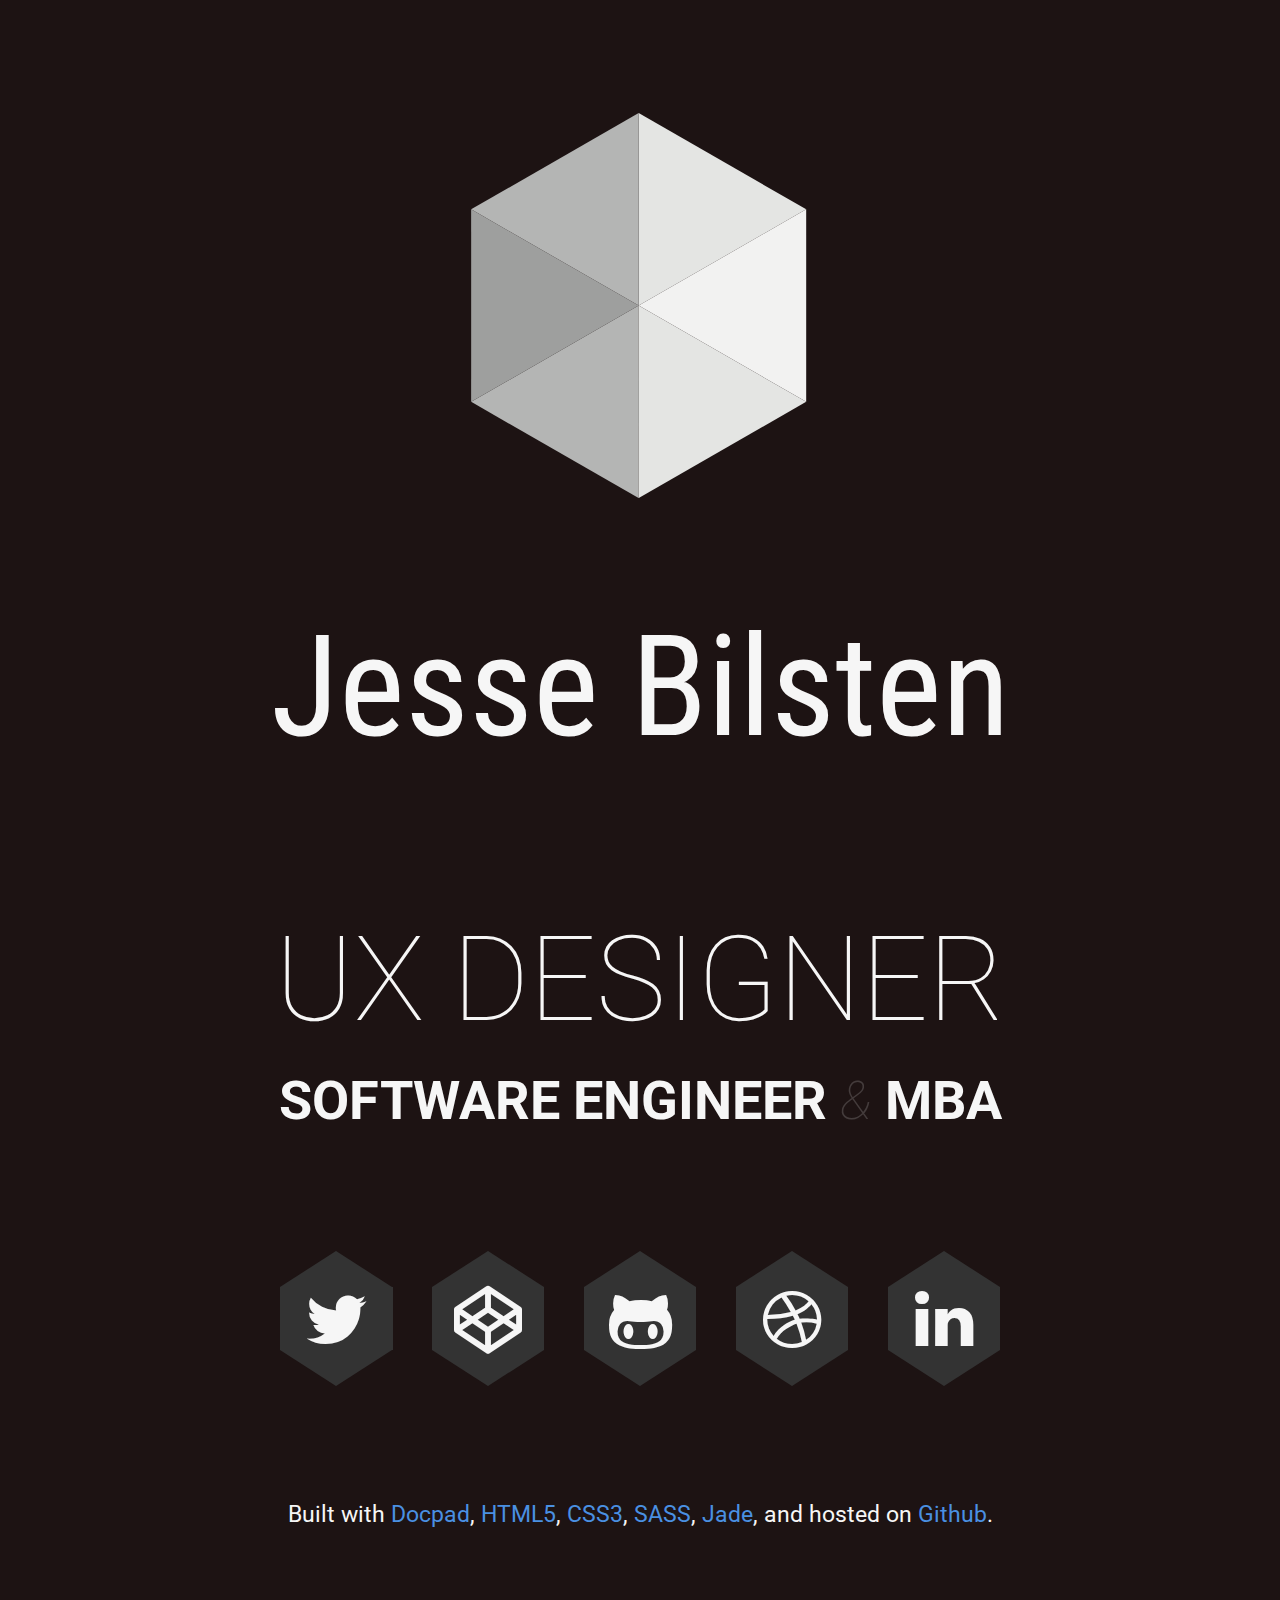
<file: index.html>
<!DOCTYPE html><head><meta charset="utf-8"><meta http-equiv="content-type" content="text/html; charset=utf-8"><meta http-equiv="X-UA-Compatible" content="IE=edge,chrome=1"><meta name="viewport" content="width=device-width"><title>Jesse Bilsten: Deus Ex Machina Designer</title><meta name="description" content="Test"><meta name="keywords" content="Test"><meta name="author" content=""><meta name="generator" content="DocPad v6.73.5" /><link rel="apple-touch-icon" sizes="57x57" href="ico/apple-touch-icon-57x57.png"><link rel="apple-touch-icon" sizes="114x114" href="ico/apple-touch-icon-114x114.png"><link rel="apple-touch-icon" sizes="72x72" href="ico/apple-touch-icon-72x72.png"><link rel="apple-touch-icon" sizes="144x144" href="ico/apple-touch-icon-144x144.png"><link rel="apple-touch-icon" sizes="60x60" href="ico/apple-touch-icon-60x60.png"><link rel="apple-touch-icon" sizes="120x120" href="ico/apple-touch-icon-120x120.png"><link rel="apple-touch-icon" sizes="76x76" href="ico/apple-touch-icon-76x76.png"><link rel="apple-touch-icon" sizes="152x152" href="ico/apple-touch-icon-152x152.png"><link rel="apple-touch-icon" sizes="180x180" href="ico/apple-touch-icon-180x180.png"><link rel="icon" type="image/png" href="ico/favicon-192x192.png" sizes="192x192"><link rel="icon" type="image/png" href="ico/favicon-160x160.png" sizes="160x160"><link rel="icon" type="image/png" href="ico/favicon-96x96.png" sizes="96x96"><link rel="icon" type="image/png" href="ico/favicon-16x16.png" sizes="16x16"><link rel="icon" type="image/png" href="ico/favicon-32x32.png" sizes="32x32"><meta name="msapplication-TileColor" content="#2d89ef"><meta name="msapplication-TileImage" content="ico/mstile-144x144.png"><!--if lt IE 9script(async src="http://html5shim.googlecode.com/svn/trunk/html5.js")
--><link  rel="stylesheet" href="/styles/style.css" /></head><body><!--if lt IE 9<p class="browsehappy">You are using an <strong>outdated browser</strong>. Please <a href="http://browsehappy.com/">upgrade your browser</a> to improve your experience.</p>
--><header><img src="images/logo.svg" class="logo"/><h1>Jesse Bilsten</h1></header><section><h2><span>UX Designer</span><span>Software Engineer <em>&amp;</em> MBA</span></h2></section><nav><ul><li><a href="//twitter.com/blitzten"><i class="fa fa-twitter"></i></a></li><li><a href="//codepen.io/JesseBilsten"><i class="fa fa-codepen"></i></a></li><li><a href="//github.com/JesseBilsten"><i class="fa fa-github-alt"></i></a></li><li><a href="//dribbble.com/jessebilsten"><i class="fa fa-dribbble"></i></a></li><li><a href="//linkedin.com/in/jessebilsten/en"><i class="fa fa-linkedin"></i></a></li></ul></nav><footer><p>Built with <a href="//docpad.org/">Docpad</a>, <a href="//www.w3.org/TR/html5/">HTML5</a>, <a href="//www.w3.org/TR/css3-ui/">CSS3</a>, <a href="//sass-lang.com/">SASS</a>, <a href="//jade-lang.com/">Jade</a>, and hosted on <a href="//github.com">Github</a>.</p>
</footer></body>
</file>
<file: styles/style.css>
@import url(http://fonts.googleapis.com/css?family=Roboto:400,100,100italic,700,700italic,400italic|Roboto+Condensed);
/*! normalize.css v3.0.1 | MIT License | git.io/normalize */
/**
 * 1. Set default font family to sans-serif.
 * 2. Prevent iOS text size adjust after orientation change, without disabling
 *    user zoom.
 */
html {
  font-family: sans-serif;
  /* 1 */
  -ms-text-size-adjust: 100%;
  /* 2 */
  -webkit-text-size-adjust: 100%;
  /* 2 */ }

/**
 * Remove default margin.
 */
body {
  margin: 0; }

/* HTML5 display definitions
   ========================================================================== */
/**
 * Correct `block` display not defined for any HTML5 element in IE 8/9.
 * Correct `block` display not defined for `details` or `summary` in IE 10/11 and Firefox.
 * Correct `block` display not defined for `main` in IE 11.
 */
article, aside, details, figcaption, figure, footer, header, hgroup, main, nav, section, summary {
  display: block; }

/**
 * 1. Correct `inline-block` display not defined in IE 8/9.
 * 2. Normalize vertical alignment of `progress` in Chrome, Firefox, and Opera.
 */
audio, canvas, progress, video {
  display: inline-block;
  /* 1 */
  vertical-align: baseline;
  /* 2 */ }

/**
 * Prevent modern browsers from displaying `audio` without controls.
 * Remove excess height in iOS 5 devices.
 */
audio:not([controls]) {
  display: none;
  height: 0; }

/**
 * Address `[hidden]` styling not present in IE 8/9/10.
 * Hide the `template` element in IE 8/9/11, Safari, and Firefox < 22.
 */
[hidden], template {
  display: none; }

/* Links
   ========================================================================== */
/**
 * Remove the gray background color from active links in IE 10.
 */
a {
  background: transparent; }

/**
 * Improve readability when focused and also mouse hovered in all browsers.
 */
a:active, a:hover {
  outline: 0; }

/* Text-level semantics
   ========================================================================== */
/**
 * Address styling not present in IE 8/9/10/11, Safari, and Chrome.
 */
abbr[title] {
  border-bottom: 1px dotted; }

/**
 * Address style set to `bolder` in Firefox 4+, Safari, and Chrome.
 */
b, strong {
  font-weight: bold; }

/**
 * Address styling not present in Safari and Chrome.
 */
dfn {
  font-style: italic; }

/**
 * Address variable `h1` font-size and margin within `section` and `article`
 * contexts in Firefox 4+, Safari, and Chrome.
 */
h1 {
  font-size: 2em;
  margin: 0.67em 0; }

/**
 * Address styling not present in IE 8/9.
 */
mark {
  background: #ff0;
  color: #000; }

/**
 * Address inconsistent and variable font size in all browsers.
 */
small {
  font-size: 80%; }

/**
 * Prevent `sub` and `sup` affecting `line-height` in all browsers.
 */
sub, sup {
  font-size: 75%;
  line-height: 0;
  position: relative;
  vertical-align: baseline; }

sup {
  top: -0.5em; }

sub {
  bottom: -0.25em; }

/* Embedded content
   ========================================================================== */
/**
 * Remove border when inside `a` element in IE 8/9/10.
 */
img {
  border: 0; }

/**
 * Correct overflow not hidden in IE 9/10/11.
 */
svg:not(:root) {
  overflow: hidden; }

/* Grouping content
   ========================================================================== */
/**
 * Address margin not present in IE 8/9 and Safari.
 */
figure {
  margin: 1em 40px; }

/**
 * Address differences between Firefox and other browsers.
 */
hr {
  -moz-box-sizing: content-box;
  box-sizing: content-box;
  height: 0; }

/**
 * Contain overflow in all browsers.
 */
pre {
  overflow: auto; }

/**
 * Address odd `em`-unit font size rendering in all browsers.
 */
code, kbd, pre, samp {
  font-family: monospace, monospace;
  font-size: 1em; }

/* Forms
   ========================================================================== */
/**
 * Known limitation: by default, Chrome and Safari on OS X allow very limited
 * styling of `select`, unless a `border` property is set.
 */
/**
 * 1. Correct color not being inherited.
 *    Known issue: affects color of disabled elements.
 * 2. Correct font properties not being inherited.
 * 3. Address margins set differently in Firefox 4+, Safari, and Chrome.
 */
button, input, optgroup, select, textarea {
  color: inherit;
  /* 1 */
  font: inherit;
  /* 2 */
  margin: 0;
  /* 3 */ }

/**
 * Address `overflow` set to `hidden` in IE 8/9/10/11.
 */
button {
  overflow: visible; }

/**
 * Address inconsistent `text-transform` inheritance for `button` and `select`.
 * All other form control elements do not inherit `text-transform` values.
 * Correct `button` style inheritance in Firefox, IE 8/9/10/11, and Opera.
 * Correct `select` style inheritance in Firefox.
 */
button, select {
  text-transform: none; }

/**
 * 1. Avoid the WebKit bug in Android 4.0.* where (2) destroys native `audio`
 *    and `video` controls.
 * 2. Correct inability to style clickable `input` types in iOS.
 * 3. Improve usability and consistency of cursor style between image-type
 *    `input` and others.
 */
button, html input[type="button"], input[type="reset"], input[type="submit"] {
  -webkit-appearance: button;
  /* 2 */
  cursor: pointer;
  /* 3 */ }

/**
 * Re-set default cursor for disabled elements.
 */
button[disabled], html input[disabled] {
  cursor: default; }

/**
 * Remove inner padding and border in Firefox 4+.
 */
button::-moz-focus-inner, input::-moz-focus-inner {
  border: 0;
  padding: 0; }

/**
 * Address Firefox 4+ setting `line-height` on `input` using `!important` in
 * the UA stylesheet.
 */
input {
  line-height: normal; }

/**
 * It's recommended that you don't attempt to style these elements.
 * Firefox's implementation doesn't respect box-sizing, padding, or width.
 *
 * 1. Address box sizing set to `content-box` in IE 8/9/10.
 * 2. Remove excess padding in IE 8/9/10.
 */
input[type="checkbox"], input[type="radio"] {
  box-sizing: border-box;
  /* 1 */
  padding: 0;
  /* 2 */ }

/**
 * Fix the cursor style for Chrome's increment/decrement buttons. For certain
 * `font-size` values of the `input`, it causes the cursor style of the
 * decrement button to change from `default` to `text`.
 */
input[type="number"]::-webkit-inner-spin-button, input[type="number"]::-webkit-outer-spin-button {
  height: auto; }

/**
 * 1. Address `appearance` set to `searchfield` in Safari and Chrome.
 * 2. Address `box-sizing` set to `border-box` in Safari and Chrome
 *    (include `-moz` to future-proof).
 */
input[type="search"] {
  -webkit-appearance: textfield;
  /* 1 */
  -moz-box-sizing: content-box;
  -webkit-box-sizing: content-box;
  /* 2 */
  box-sizing: content-box; }

/**
 * Remove inner padding and search cancel button in Safari and Chrome on OS X.
 * Safari (but not Chrome) clips the cancel button when the search input has
 * padding (and `textfield` appearance).
 */
input[type="search"]::-webkit-search-cancel-button, input[type="search"]::-webkit-search-decoration {
  -webkit-appearance: none; }

/**
 * Define consistent border, margin, and padding.
 */
fieldset {
  border: 1px solid #c0c0c0;
  margin: 0 2px;
  padding: 0.35em 0.625em 0.75em; }

/**
 * 1. Correct `color` not being inherited in IE 8/9/10/11.
 * 2. Remove padding so people aren't caught out if they zero out fieldsets.
 */
legend {
  border: 0;
  /* 1 */
  padding: 0;
  /* 2 */ }

/**
 * Remove default vertical scrollbar in IE 8/9/10/11.
 */
textarea {
  overflow: auto; }

/**
 * Don't inherit the `font-weight` (applied by a rule above).
 * NOTE: the default cannot safely be changed in Chrome and Safari on OS X.
 */
optgroup {
  font-weight: bold; }

/* Tables
   ========================================================================== */
/**
 * Remove most spacing between table cells.
 */
table {
  border-collapse: collapse;
  border-spacing: 0; }

td, th {
  padding: 0; }

* {
  -webkit-box-sizing: border-box;
  -moz-box-sizing: border-box;
  box-sizing: border-box; }

::selection {
  background: #8A9B0F;
  text-shadow: none; }

a {
  color: #4A90E2;
  text-decoration: none;
  transition: color 0.1s linear; }
  a:active, a:focus, a:hover {
    color: #1f69c1; }
  a:active, a:focus {
    outline: none; }

/*!
 *  Font Awesome 4.1.0 by @davegandy - http://fontawesome.io - @fontawesome
 *  License - http://fontawesome.io/license (Font: SIL OFL 1.1, CSS: MIT License)
 */
/* FONT PATH
 * -------------------------- */
@font-face {
  font-family: 'FontAwesome';
  src: url('../fonts/fontawesome-webfont.eot?v=4.1.0');
  src: url('../fonts/fontawesome-webfont.eot?#iefix&v=4.1.0') format('embedded-opentype'), url('../fonts/fontawesome-webfont.woff?v=4.1.0') format('woff'), url('../fonts/fontawesome-webfont.ttf?v=4.1.0') format('truetype'), url('../fonts/fontawesome-webfont.svg?v=4.1.0#fontawesomeregular') format('svg');
  font-weight: normal;
  font-style: normal; }

.fa {
  display: inline-block;
  font-family: FontAwesome;
  font-style: normal;
  font-weight: normal;
  line-height: 1;
  -webkit-font-smoothing: antialiased;
  -moz-osx-font-smoothing: grayscale; }

/* makes the font 33% larger relative to the icon container */
.fa-lg {
  font-size: 1.33333em;
  line-height: 0.75em;
  vertical-align: -15%; }

.fa-2x {
  font-size: 2em; }

.fa-3x {
  font-size: 3em; }

.fa-4x {
  font-size: 4em; }

.fa-5x {
  font-size: 5em; }

.fa-fw {
  width: 1.28571em;
  text-align: center; }

.fa-ul {
  padding-left: 0;
  margin-left: 2.14286em;
  list-style-type: none; }
  .fa-ul > li {
    position: relative; }

.fa-li {
  position: absolute;
  left: -2.14286em;
  width: 2.14286em;
  top: 0.14286em;
  text-align: center; }
  .fa-li.fa-lg {
    left: -1.85714em; }

.fa-border {
  padding: 0.2em 0.25em 0.15em;
  border: solid 0.08em #eee;
  border-radius: 0.1em; }

.pull-right {
  float: right; }

.pull-left {
  float: left; }

.fa.pull-left {
  margin-right: 0.3em; }
.fa.pull-right {
  margin-left: 0.3em; }

.fa-spin {
  -webkit-animation: spin 2s infinite linear;
  -moz-animation: spin 2s infinite linear;
  -o-animation: spin 2s infinite linear;
  animation: spin 2s infinite linear; }

@-moz-keyframes spin {
  0% {
    -moz-transform: rotate(0deg); }

  100% {
    -moz-transform: rotate(359deg); } }

@-webkit-keyframes spin {
  0% {
    -webkit-transform: rotate(0deg); }

  100% {
    -webkit-transform: rotate(359deg); } }

@-o-keyframes spin {
  0% {
    -o-transform: rotate(0deg); }

  100% {
    -o-transform: rotate(359deg); } }

@keyframes spin {
  0% {
    -webkit-transform: rotate(0deg);
    transform: rotate(0deg); }

  100% {
    -webkit-transform: rotate(359deg);
    transform: rotate(359deg); } }

.fa-rotate-90 {
  filter: progid:DXImageTransform.Microsoft.BasicImage(rotation=1);
  -webkit-transform: rotate(90deg);
  -moz-transform: rotate(90deg);
  -ms-transform: rotate(90deg);
  -o-transform: rotate(90deg);
  transform: rotate(90deg); }

.fa-rotate-180 {
  filter: progid:DXImageTransform.Microsoft.BasicImage(rotation=2);
  -webkit-transform: rotate(180deg);
  -moz-transform: rotate(180deg);
  -ms-transform: rotate(180deg);
  -o-transform: rotate(180deg);
  transform: rotate(180deg); }

.fa-rotate-270 {
  filter: progid:DXImageTransform.Microsoft.BasicImage(rotation=3);
  -webkit-transform: rotate(270deg);
  -moz-transform: rotate(270deg);
  -ms-transform: rotate(270deg);
  -o-transform: rotate(270deg);
  transform: rotate(270deg); }

.fa-flip-horizontal {
  filter: progid:DXImageTransform.Microsoft.BasicImage(rotation=0);
  -webkit-transform: scale(-1, 1);
  -moz-transform: scale(-1, 1);
  -ms-transform: scale(-1, 1);
  -o-transform: scale(-1, 1);
  transform: scale(-1, 1); }

.fa-flip-vertical {
  filter: progid:DXImageTransform.Microsoft.BasicImage(rotation=2);
  -webkit-transform: scale(1, -1);
  -moz-transform: scale(1, -1);
  -ms-transform: scale(1, -1);
  -o-transform: scale(1, -1);
  transform: scale(1, -1); }

.fa-stack {
  position: relative;
  display: inline-block;
  width: 2em;
  height: 2em;
  line-height: 2em;
  vertical-align: middle; }

.fa-stack-1x, .fa-stack-2x {
  position: absolute;
  left: 0;
  width: 100%;
  text-align: center; }

.fa-stack-1x {
  line-height: inherit; }

.fa-stack-2x {
  font-size: 2em; }

.fa-inverse {
  color: #fff; }

/* Font Awesome uses the Unicode Private Use Area (PUA) to ensure screen
   readers do not read off random characters that represent icons */
.fa-glass:before {
  content: "\f000"; }

.fa-music:before {
  content: "\f001"; }

.fa-search:before {
  content: "\f002"; }

.fa-envelope-o:before {
  content: "\f003"; }

.fa-heart:before {
  content: "\f004"; }

.fa-star:before {
  content: "\f005"; }

.fa-star-o:before {
  content: "\f006"; }

.fa-user:before {
  content: "\f007"; }

.fa-film:before {
  content: "\f008"; }

.fa-th-large:before {
  content: "\f009"; }

.fa-th:before {
  content: "\f00a"; }

.fa-th-list:before {
  content: "\f00b"; }

.fa-check:before {
  content: "\f00c"; }

.fa-times:before {
  content: "\f00d"; }

.fa-search-plus:before {
  content: "\f00e"; }

.fa-search-minus:before {
  content: "\f010"; }

.fa-power-off:before {
  content: "\f011"; }

.fa-signal:before {
  content: "\f012"; }

.fa-gear:before, .fa-cog:before {
  content: "\f013"; }

.fa-trash-o:before {
  content: "\f014"; }

.fa-home:before {
  content: "\f015"; }

.fa-file-o:before {
  content: "\f016"; }

.fa-clock-o:before {
  content: "\f017"; }

.fa-road:before {
  content: "\f018"; }

.fa-download:before {
  content: "\f019"; }

.fa-arrow-circle-o-down:before {
  content: "\f01a"; }

.fa-arrow-circle-o-up:before {
  content: "\f01b"; }

.fa-inbox:before {
  content: "\f01c"; }

.fa-play-circle-o:before {
  content: "\f01d"; }

.fa-rotate-right:before, .fa-repeat:before {
  content: "\f01e"; }

.fa-refresh:before {
  content: "\f021"; }

.fa-list-alt:before {
  content: "\f022"; }

.fa-lock:before {
  content: "\f023"; }

.fa-flag:before {
  content: "\f024"; }

.fa-headphones:before {
  content: "\f025"; }

.fa-volume-off:before {
  content: "\f026"; }

.fa-volume-down:before {
  content: "\f027"; }

.fa-volume-up:before {
  content: "\f028"; }

.fa-qrcode:before {
  content: "\f029"; }

.fa-barcode:before {
  content: "\f02a"; }

.fa-tag:before {
  content: "\f02b"; }

.fa-tags:before {
  content: "\f02c"; }

.fa-book:before {
  content: "\f02d"; }

.fa-bookmark:before {
  content: "\f02e"; }

.fa-print:before {
  content: "\f02f"; }

.fa-camera:before {
  content: "\f030"; }

.fa-font:before {
  content: "\f031"; }

.fa-bold:before {
  content: "\f032"; }

.fa-italic:before {
  content: "\f033"; }

.fa-text-height:before {
  content: "\f034"; }

.fa-text-width:before {
  content: "\f035"; }

.fa-align-left:before {
  content: "\f036"; }

.fa-align-center:before {
  content: "\f037"; }

.fa-align-right:before {
  content: "\f038"; }

.fa-align-justify:before {
  content: "\f039"; }

.fa-list:before {
  content: "\f03a"; }

.fa-dedent:before, .fa-outdent:before {
  content: "\f03b"; }

.fa-indent:before {
  content: "\f03c"; }

.fa-video-camera:before {
  content: "\f03d"; }

.fa-photo:before, .fa-image:before, .fa-picture-o:before {
  content: "\f03e"; }

.fa-pencil:before {
  content: "\f040"; }

.fa-map-marker:before {
  content: "\f041"; }

.fa-adjust:before {
  content: "\f042"; }

.fa-tint:before {
  content: "\f043"; }

.fa-edit:before, .fa-pencil-square-o:before {
  content: "\f044"; }

.fa-share-square-o:before {
  content: "\f045"; }

.fa-check-square-o:before {
  content: "\f046"; }

.fa-arrows:before {
  content: "\f047"; }

.fa-step-backward:before {
  content: "\f048"; }

.fa-fast-backward:before {
  content: "\f049"; }

.fa-backward:before {
  content: "\f04a"; }

.fa-play:before {
  content: "\f04b"; }

.fa-pause:before {
  content: "\f04c"; }

.fa-stop:before {
  content: "\f04d"; }

.fa-forward:before {
  content: "\f04e"; }

.fa-fast-forward:before {
  content: "\f050"; }

.fa-step-forward:before {
  content: "\f051"; }

.fa-eject:before {
  content: "\f052"; }

.fa-chevron-left:before {
  content: "\f053"; }

.fa-chevron-right:before {
  content: "\f054"; }

.fa-plus-circle:before {
  content: "\f055"; }

.fa-minus-circle:before {
  content: "\f056"; }

.fa-times-circle:before {
  content: "\f057"; }

.fa-check-circle:before {
  content: "\f058"; }

.fa-question-circle:before {
  content: "\f059"; }

.fa-info-circle:before {
  content: "\f05a"; }

.fa-crosshairs:before {
  content: "\f05b"; }

.fa-times-circle-o:before {
  content: "\f05c"; }

.fa-check-circle-o:before {
  content: "\f05d"; }

.fa-ban:before {
  content: "\f05e"; }

.fa-arrow-left:before {
  content: "\f060"; }

.fa-arrow-right:before {
  content: "\f061"; }

.fa-arrow-up:before {
  content: "\f062"; }

.fa-arrow-down:before {
  content: "\f063"; }

.fa-mail-forward:before, .fa-share:before {
  content: "\f064"; }

.fa-expand:before {
  content: "\f065"; }

.fa-compress:before {
  content: "\f066"; }

.fa-plus:before {
  content: "\f067"; }

.fa-minus:before {
  content: "\f068"; }

.fa-asterisk:before {
  content: "\f069"; }

.fa-exclamation-circle:before {
  content: "\f06a"; }

.fa-gift:before {
  content: "\f06b"; }

.fa-leaf:before {
  content: "\f06c"; }

.fa-fire:before {
  content: "\f06d"; }

.fa-eye:before {
  content: "\f06e"; }

.fa-eye-slash:before {
  content: "\f070"; }

.fa-warning:before, .fa-exclamation-triangle:before {
  content: "\f071"; }

.fa-plane:before {
  content: "\f072"; }

.fa-calendar:before {
  content: "\f073"; }

.fa-random:before {
  content: "\f074"; }

.fa-comment:before {
  content: "\f075"; }

.fa-magnet:before {
  content: "\f076"; }

.fa-chevron-up:before {
  content: "\f077"; }

.fa-chevron-down:before {
  content: "\f078"; }

.fa-retweet:before {
  content: "\f079"; }

.fa-shopping-cart:before {
  content: "\f07a"; }

.fa-folder:before {
  content: "\f07b"; }

.fa-folder-open:before {
  content: "\f07c"; }

.fa-arrows-v:before {
  content: "\f07d"; }

.fa-arrows-h:before {
  content: "\f07e"; }

.fa-bar-chart-o:before {
  content: "\f080"; }

.fa-twitter-square:before {
  content: "\f081"; }

.fa-facebook-square:before {
  content: "\f082"; }

.fa-camera-retro:before {
  content: "\f083"; }

.fa-key:before {
  content: "\f084"; }

.fa-gears:before, .fa-cogs:before {
  content: "\f085"; }

.fa-comments:before {
  content: "\f086"; }

.fa-thumbs-o-up:before {
  content: "\f087"; }

.fa-thumbs-o-down:before {
  content: "\f088"; }

.fa-star-half:before {
  content: "\f089"; }

.fa-heart-o:before {
  content: "\f08a"; }

.fa-sign-out:before {
  content: "\f08b"; }

.fa-linkedin-square:before {
  content: "\f08c"; }

.fa-thumb-tack:before {
  content: "\f08d"; }

.fa-external-link:before {
  content: "\f08e"; }

.fa-sign-in:before {
  content: "\f090"; }

.fa-trophy:before {
  content: "\f091"; }

.fa-github-square:before {
  content: "\f092"; }

.fa-upload:before {
  content: "\f093"; }

.fa-lemon-o:before {
  content: "\f094"; }

.fa-phone:before {
  content: "\f095"; }

.fa-square-o:before {
  content: "\f096"; }

.fa-bookmark-o:before {
  content: "\f097"; }

.fa-phone-square:before {
  content: "\f098"; }

.fa-twitter:before {
  content: "\f099"; }

.fa-facebook:before {
  content: "\f09a"; }

.fa-github:before {
  content: "\f09b"; }

.fa-unlock:before {
  content: "\f09c"; }

.fa-credit-card:before {
  content: "\f09d"; }

.fa-rss:before {
  content: "\f09e"; }

.fa-hdd-o:before {
  content: "\f0a0"; }

.fa-bullhorn:before {
  content: "\f0a1"; }

.fa-bell:before {
  content: "\f0f3"; }

.fa-certificate:before {
  content: "\f0a3"; }

.fa-hand-o-right:before {
  content: "\f0a4"; }

.fa-hand-o-left:before {
  content: "\f0a5"; }

.fa-hand-o-up:before {
  content: "\f0a6"; }

.fa-hand-o-down:before {
  content: "\f0a7"; }

.fa-arrow-circle-left:before {
  content: "\f0a8"; }

.fa-arrow-circle-right:before {
  content: "\f0a9"; }

.fa-arrow-circle-up:before {
  content: "\f0aa"; }

.fa-arrow-circle-down:before {
  content: "\f0ab"; }

.fa-globe:before {
  content: "\f0ac"; }

.fa-wrench:before {
  content: "\f0ad"; }

.fa-tasks:before {
  content: "\f0ae"; }

.fa-filter:before {
  content: "\f0b0"; }

.fa-briefcase:before {
  content: "\f0b1"; }

.fa-arrows-alt:before {
  content: "\f0b2"; }

.fa-group:before, .fa-users:before {
  content: "\f0c0"; }

.fa-chain:before, .fa-link:before {
  content: "\f0c1"; }

.fa-cloud:before {
  content: "\f0c2"; }

.fa-flask:before {
  content: "\f0c3"; }

.fa-cut:before, .fa-scissors:before {
  content: "\f0c4"; }

.fa-copy:before, .fa-files-o:before {
  content: "\f0c5"; }

.fa-paperclip:before {
  content: "\f0c6"; }

.fa-save:before, .fa-floppy-o:before {
  content: "\f0c7"; }

.fa-square:before {
  content: "\f0c8"; }

.fa-navicon:before, .fa-reorder:before, .fa-bars:before {
  content: "\f0c9"; }

.fa-list-ul:before {
  content: "\f0ca"; }

.fa-list-ol:before {
  content: "\f0cb"; }

.fa-strikethrough:before {
  content: "\f0cc"; }

.fa-underline:before {
  content: "\f0cd"; }

.fa-table:before {
  content: "\f0ce"; }

.fa-magic:before {
  content: "\f0d0"; }

.fa-truck:before {
  content: "\f0d1"; }

.fa-pinterest:before {
  content: "\f0d2"; }

.fa-pinterest-square:before {
  content: "\f0d3"; }

.fa-google-plus-square:before {
  content: "\f0d4"; }

.fa-google-plus:before {
  content: "\f0d5"; }

.fa-money:before {
  content: "\f0d6"; }

.fa-caret-down:before {
  content: "\f0d7"; }

.fa-caret-up:before {
  content: "\f0d8"; }

.fa-caret-left:before {
  content: "\f0d9"; }

.fa-caret-right:before {
  content: "\f0da"; }

.fa-columns:before {
  content: "\f0db"; }

.fa-unsorted:before, .fa-sort:before {
  content: "\f0dc"; }

.fa-sort-down:before, .fa-sort-desc:before {
  content: "\f0dd"; }

.fa-sort-up:before, .fa-sort-asc:before {
  content: "\f0de"; }

.fa-envelope:before {
  content: "\f0e0"; }

.fa-linkedin:before {
  content: "\f0e1"; }

.fa-rotate-left:before, .fa-undo:before {
  content: "\f0e2"; }

.fa-legal:before, .fa-gavel:before {
  content: "\f0e3"; }

.fa-dashboard:before, .fa-tachometer:before {
  content: "\f0e4"; }

.fa-comment-o:before {
  content: "\f0e5"; }

.fa-comments-o:before {
  content: "\f0e6"; }

.fa-flash:before, .fa-bolt:before {
  content: "\f0e7"; }

.fa-sitemap:before {
  content: "\f0e8"; }

.fa-umbrella:before {
  content: "\f0e9"; }

.fa-paste:before, .fa-clipboard:before {
  content: "\f0ea"; }

.fa-lightbulb-o:before {
  content: "\f0eb"; }

.fa-exchange:before {
  content: "\f0ec"; }

.fa-cloud-download:before {
  content: "\f0ed"; }

.fa-cloud-upload:before {
  content: "\f0ee"; }

.fa-user-md:before {
  content: "\f0f0"; }

.fa-stethoscope:before {
  content: "\f0f1"; }

.fa-suitcase:before {
  content: "\f0f2"; }

.fa-bell-o:before {
  content: "\f0a2"; }

.fa-coffee:before {
  content: "\f0f4"; }

.fa-cutlery:before {
  content: "\f0f5"; }

.fa-file-text-o:before {
  content: "\f0f6"; }

.fa-building-o:before {
  content: "\f0f7"; }

.fa-hospital-o:before {
  content: "\f0f8"; }

.fa-ambulance:before {
  content: "\f0f9"; }

.fa-medkit:before {
  content: "\f0fa"; }

.fa-fighter-jet:before {
  content: "\f0fb"; }

.fa-beer:before {
  content: "\f0fc"; }

.fa-h-square:before {
  content: "\f0fd"; }

.fa-plus-square:before {
  content: "\f0fe"; }

.fa-angle-double-left:before {
  content: "\f100"; }

.fa-angle-double-right:before {
  content: "\f101"; }

.fa-angle-double-up:before {
  content: "\f102"; }

.fa-angle-double-down:before {
  content: "\f103"; }

.fa-angle-left:before {
  content: "\f104"; }

.fa-angle-right:before {
  content: "\f105"; }

.fa-angle-up:before {
  content: "\f106"; }

.fa-angle-down:before {
  content: "\f107"; }

.fa-desktop:before {
  content: "\f108"; }

.fa-laptop:before {
  content: "\f109"; }

.fa-tablet:before {
  content: "\f10a"; }

.fa-mobile-phone:before, .fa-mobile:before {
  content: "\f10b"; }

.fa-circle-o:before {
  content: "\f10c"; }

.fa-quote-left:before {
  content: "\f10d"; }

.fa-quote-right:before {
  content: "\f10e"; }

.fa-spinner:before {
  content: "\f110"; }

.fa-circle:before {
  content: "\f111"; }

.fa-mail-reply:before, .fa-reply:before {
  content: "\f112"; }

.fa-github-alt:before {
  content: "\f113"; }

.fa-folder-o:before {
  content: "\f114"; }

.fa-folder-open-o:before {
  content: "\f115"; }

.fa-smile-o:before {
  content: "\f118"; }

.fa-frown-o:before {
  content: "\f119"; }

.fa-meh-o:before {
  content: "\f11a"; }

.fa-gamepad:before {
  content: "\f11b"; }

.fa-keyboard-o:before {
  content: "\f11c"; }

.fa-flag-o:before {
  content: "\f11d"; }

.fa-flag-checkered:before {
  content: "\f11e"; }

.fa-terminal:before {
  content: "\f120"; }

.fa-code:before {
  content: "\f121"; }

.fa-mail-reply-all:before, .fa-reply-all:before {
  content: "\f122"; }

.fa-star-half-empty:before, .fa-star-half-full:before, .fa-star-half-o:before {
  content: "\f123"; }

.fa-location-arrow:before {
  content: "\f124"; }

.fa-crop:before {
  content: "\f125"; }

.fa-code-fork:before {
  content: "\f126"; }

.fa-unlink:before, .fa-chain-broken:before {
  content: "\f127"; }

.fa-question:before {
  content: "\f128"; }

.fa-info:before {
  content: "\f129"; }

.fa-exclamation:before {
  content: "\f12a"; }

.fa-superscript:before {
  content: "\f12b"; }

.fa-subscript:before {
  content: "\f12c"; }

.fa-eraser:before {
  content: "\f12d"; }

.fa-puzzle-piece:before {
  content: "\f12e"; }

.fa-microphone:before {
  content: "\f130"; }

.fa-microphone-slash:before {
  content: "\f131"; }

.fa-shield:before {
  content: "\f132"; }

.fa-calendar-o:before {
  content: "\f133"; }

.fa-fire-extinguisher:before {
  content: "\f134"; }

.fa-rocket:before {
  content: "\f135"; }

.fa-maxcdn:before {
  content: "\f136"; }

.fa-chevron-circle-left:before {
  content: "\f137"; }

.fa-chevron-circle-right:before {
  content: "\f138"; }

.fa-chevron-circle-up:before {
  content: "\f139"; }

.fa-chevron-circle-down:before {
  content: "\f13a"; }

.fa-html5:before {
  content: "\f13b"; }

.fa-css3:before {
  content: "\f13c"; }

.fa-anchor:before {
  content: "\f13d"; }

.fa-unlock-alt:before {
  content: "\f13e"; }

.fa-bullseye:before {
  content: "\f140"; }

.fa-ellipsis-h:before {
  content: "\f141"; }

.fa-ellipsis-v:before {
  content: "\f142"; }

.fa-rss-square:before {
  content: "\f143"; }

.fa-play-circle:before {
  content: "\f144"; }

.fa-ticket:before {
  content: "\f145"; }

.fa-minus-square:before {
  content: "\f146"; }

.fa-minus-square-o:before {
  content: "\f147"; }

.fa-level-up:before {
  content: "\f148"; }

.fa-level-down:before {
  content: "\f149"; }

.fa-check-square:before {
  content: "\f14a"; }

.fa-pencil-square:before {
  content: "\f14b"; }

.fa-external-link-square:before {
  content: "\f14c"; }

.fa-share-square:before {
  content: "\f14d"; }

.fa-compass:before {
  content: "\f14e"; }

.fa-toggle-down:before, .fa-caret-square-o-down:before {
  content: "\f150"; }

.fa-toggle-up:before, .fa-caret-square-o-up:before {
  content: "\f151"; }

.fa-toggle-right:before, .fa-caret-square-o-right:before {
  content: "\f152"; }

.fa-euro:before, .fa-eur:before {
  content: "\f153"; }

.fa-gbp:before {
  content: "\f154"; }

.fa-dollar:before, .fa-usd:before {
  content: "\f155"; }

.fa-rupee:before, .fa-inr:before {
  content: "\f156"; }

.fa-cny:before, .fa-rmb:before, .fa-yen:before, .fa-jpy:before {
  content: "\f157"; }

.fa-ruble:before, .fa-rouble:before, .fa-rub:before {
  content: "\f158"; }

.fa-won:before, .fa-krw:before {
  content: "\f159"; }

.fa-bitcoin:before, .fa-btc:before {
  content: "\f15a"; }

.fa-file:before {
  content: "\f15b"; }

.fa-file-text:before {
  content: "\f15c"; }

.fa-sort-alpha-asc:before {
  content: "\f15d"; }

.fa-sort-alpha-desc:before {
  content: "\f15e"; }

.fa-sort-amount-asc:before {
  content: "\f160"; }

.fa-sort-amount-desc:before {
  content: "\f161"; }

.fa-sort-numeric-asc:before {
  content: "\f162"; }

.fa-sort-numeric-desc:before {
  content: "\f163"; }

.fa-thumbs-up:before {
  content: "\f164"; }

.fa-thumbs-down:before {
  content: "\f165"; }

.fa-youtube-square:before {
  content: "\f166"; }

.fa-youtube:before {
  content: "\f167"; }

.fa-xing:before {
  content: "\f168"; }

.fa-xing-square:before {
  content: "\f169"; }

.fa-youtube-play:before {
  content: "\f16a"; }

.fa-dropbox:before {
  content: "\f16b"; }

.fa-stack-overflow:before {
  content: "\f16c"; }

.fa-instagram:before {
  content: "\f16d"; }

.fa-flickr:before {
  content: "\f16e"; }

.fa-adn:before {
  content: "\f170"; }

.fa-bitbucket:before {
  content: "\f171"; }

.fa-bitbucket-square:before {
  content: "\f172"; }

.fa-tumblr:before {
  content: "\f173"; }

.fa-tumblr-square:before {
  content: "\f174"; }

.fa-long-arrow-down:before {
  content: "\f175"; }

.fa-long-arrow-up:before {
  content: "\f176"; }

.fa-long-arrow-left:before {
  content: "\f177"; }

.fa-long-arrow-right:before {
  content: "\f178"; }

.fa-apple:before {
  content: "\f179"; }

.fa-windows:before {
  content: "\f17a"; }

.fa-android:before {
  content: "\f17b"; }

.fa-linux:before {
  content: "\f17c"; }

.fa-dribbble:before {
  content: "\f17d"; }

.fa-skype:before {
  content: "\f17e"; }

.fa-foursquare:before {
  content: "\f180"; }

.fa-trello:before {
  content: "\f181"; }

.fa-female:before {
  content: "\f182"; }

.fa-male:before {
  content: "\f183"; }

.fa-gittip:before {
  content: "\f184"; }

.fa-sun-o:before {
  content: "\f185"; }

.fa-moon-o:before {
  content: "\f186"; }

.fa-archive:before {
  content: "\f187"; }

.fa-bug:before {
  content: "\f188"; }

.fa-vk:before {
  content: "\f189"; }

.fa-weibo:before {
  content: "\f18a"; }

.fa-renren:before {
  content: "\f18b"; }

.fa-pagelines:before {
  content: "\f18c"; }

.fa-stack-exchange:before {
  content: "\f18d"; }

.fa-arrow-circle-o-right:before {
  content: "\f18e"; }

.fa-arrow-circle-o-left:before {
  content: "\f190"; }

.fa-toggle-left:before, .fa-caret-square-o-left:before {
  content: "\f191"; }

.fa-dot-circle-o:before {
  content: "\f192"; }

.fa-wheelchair:before {
  content: "\f193"; }

.fa-vimeo-square:before {
  content: "\f194"; }

.fa-turkish-lira:before, .fa-try:before {
  content: "\f195"; }

.fa-plus-square-o:before {
  content: "\f196"; }

.fa-space-shuttle:before {
  content: "\f197"; }

.fa-slack:before {
  content: "\f198"; }

.fa-envelope-square:before {
  content: "\f199"; }

.fa-wordpress:before {
  content: "\f19a"; }

.fa-openid:before {
  content: "\f19b"; }

.fa-institution:before, .fa-bank:before, .fa-university:before {
  content: "\f19c"; }

.fa-mortar-board:before, .fa-graduation-cap:before {
  content: "\f19d"; }

.fa-yahoo:before {
  content: "\f19e"; }

.fa-google:before {
  content: "\f1a0"; }

.fa-reddit:before {
  content: "\f1a1"; }

.fa-reddit-square:before {
  content: "\f1a2"; }

.fa-stumbleupon-circle:before {
  content: "\f1a3"; }

.fa-stumbleupon:before {
  content: "\f1a4"; }

.fa-delicious:before {
  content: "\f1a5"; }

.fa-digg:before {
  content: "\f1a6"; }

.fa-pied-piper-square:before, .fa-pied-piper:before {
  content: "\f1a7"; }

.fa-pied-piper-alt:before {
  content: "\f1a8"; }

.fa-drupal:before {
  content: "\f1a9"; }

.fa-joomla:before {
  content: "\f1aa"; }

.fa-language:before {
  content: "\f1ab"; }

.fa-fax:before {
  content: "\f1ac"; }

.fa-building:before {
  content: "\f1ad"; }

.fa-child:before {
  content: "\f1ae"; }

.fa-paw:before {
  content: "\f1b0"; }

.fa-spoon:before {
  content: "\f1b1"; }

.fa-cube:before {
  content: "\f1b2"; }

.fa-cubes:before {
  content: "\f1b3"; }

.fa-behance:before {
  content: "\f1b4"; }

.fa-behance-square:before {
  content: "\f1b5"; }

.fa-steam:before {
  content: "\f1b6"; }

.fa-steam-square:before {
  content: "\f1b7"; }

.fa-recycle:before {
  content: "\f1b8"; }

.fa-automobile:before, .fa-car:before {
  content: "\f1b9"; }

.fa-cab:before, .fa-taxi:before {
  content: "\f1ba"; }

.fa-tree:before {
  content: "\f1bb"; }

.fa-spotify:before {
  content: "\f1bc"; }

.fa-deviantart:before {
  content: "\f1bd"; }

.fa-soundcloud:before {
  content: "\f1be"; }

.fa-database:before {
  content: "\f1c0"; }

.fa-file-pdf-o:before {
  content: "\f1c1"; }

.fa-file-word-o:before {
  content: "\f1c2"; }

.fa-file-excel-o:before {
  content: "\f1c3"; }

.fa-file-powerpoint-o:before {
  content: "\f1c4"; }

.fa-file-photo-o:before, .fa-file-picture-o:before, .fa-file-image-o:before {
  content: "\f1c5"; }

.fa-file-zip-o:before, .fa-file-archive-o:before {
  content: "\f1c6"; }

.fa-file-sound-o:before, .fa-file-audio-o:before {
  content: "\f1c7"; }

.fa-file-movie-o:before, .fa-file-video-o:before {
  content: "\f1c8"; }

.fa-file-code-o:before {
  content: "\f1c9"; }

.fa-vine:before {
  content: "\f1ca"; }

.fa-codepen:before {
  content: "\f1cb"; }

.fa-jsfiddle:before {
  content: "\f1cc"; }

.fa-life-bouy:before, .fa-life-saver:before, .fa-support:before, .fa-life-ring:before {
  content: "\f1cd"; }

.fa-circle-o-notch:before {
  content: "\f1ce"; }

.fa-ra:before, .fa-rebel:before {
  content: "\f1d0"; }

.fa-ge:before, .fa-empire:before {
  content: "\f1d1"; }

.fa-git-square:before {
  content: "\f1d2"; }

.fa-git:before {
  content: "\f1d3"; }

.fa-hacker-news:before {
  content: "\f1d4"; }

.fa-tencent-weibo:before {
  content: "\f1d5"; }

.fa-qq:before {
  content: "\f1d6"; }

.fa-wechat:before, .fa-weixin:before {
  content: "\f1d7"; }

.fa-send:before, .fa-paper-plane:before {
  content: "\f1d8"; }

.fa-send-o:before, .fa-paper-plane-o:before {
  content: "\f1d9"; }

.fa-history:before {
  content: "\f1da"; }

.fa-circle-thin:before {
  content: "\f1db"; }

.fa-header:before {
  content: "\f1dc"; }

.fa-paragraph:before {
  content: "\f1dd"; }

.fa-sliders:before {
  content: "\f1de"; }

.fa-share-alt:before {
  content: "\f1e0"; }

.fa-share-alt-square:before {
  content: "\f1e1"; }

.fa-bomb:before {
  content: "\f1e2"; }

html {
  font-size: 1em;
  line-height: 1.4; }

body {
  background: #1D1313;
  color: #F6F6F6;
  font-family: Roboto, Arial, sans-serif;
  margin: 0 auto;
  text-align: center; }

header, section, nav, footer {
  margin-bottom: 12.5vmin; }

header .logo {
  width: 37.5vmin;
  height: auto;
  margin: 12.5vmin 0; }
header h1 {
  font-family: 'Roboto Condensed', Arial, sans-serif;
  font-weight: normal;
  font-size: 15.6vmin;
  margin-top: -0.2em; }

section h2 span {
  display: block;
  font-size: 13.1vmin;
  font-weight: 100;
  text-transform: uppercase; }
  section h2 span + span {
    font-size: 6vmin;
    font-weight: 700; }
  section h2 span em {
    opacity: 0.18;
    font-weight: 100; }

nav ul {
  list-style: none;
  margin: 0 auto;
  padding: 0;
  width: 80vmin;
  display: -webkit-box;
  display: -moz-box;
  display: box;
  display: -webkit-flex;
  display: -moz-flex;
  display: -ms-flexbox;
  display: flex;
  -webkit-box-orient: horizontal;
  -moz-box-orient: horizontal;
  box-orient: horizontal;
  -webkit-flex-direction: row;
  -moz-flex-direction: row;
  flex-direction: row;
  -ms-flex-direction: row;
  -webkit-box-lines: multiple;
  -moz-box-lines: multiple;
  box-lines: multiple;
  -webkit-flex-wrap: wrap;
  -moz-flex-wrap: wrap;
  -ms-flex-wrap: wrap;
  flex-wrap: wrap;
  -webkit-box-align: center;
  -moz-box-align: center;
  box-align: center;
  -webkit-align-items: center;
  -moz-align-items: center;
  -ms-align-items: center;
  -o-align-items: center;
  align-items: center;
  -ms-flex-align: center;
  -webkit-box-pack: justify;
  -moz-box-pack: justify;
  box-pack: justify;
  -webkit-justify-content: space-between;
  -moz-justify-content: space-between;
  -ms-justify-content: space-between;
  -o-justify-content: space-between;
  justify-content: space-between;
  -ms-flex-pack: justify; }
  nav ul li a {
    width: 12.5vmin;
    height: 7vmin;
    position: relative;
    background-color: #333333;
    margin-top: 4vmin;
    margin-bottom: 4vmin;
    display: block;
    color: #F6F6F6;
    font-size: 7.5vmin;
    line-height: 1em; }
    nav ul li a:hover {
      background-color: black; }
    nav ul li a:before, nav ul li a:after {
      content: "";
      width: 0;
      height: 0;
      position: absolute;
      z-index: -1;
      left: 0;
      border-left: 6.25vmin solid transparent;
      border-right: 6.25vmin solid transparent; }
    nav ul li a:before {
      border-bottom: 4vmin solid #333333;
      top: -4vmin; }
    nav ul li a:after {
      bottom: -4vmin;
      border-top: 4vmin solid #333333; }
    nav ul li a:hover:before {
      border-bottom-color: black; }
    nav ul li a:hover:after {
      border-top-color: black; }

footer {
  font-size: 2.6vmin; }
</file>
